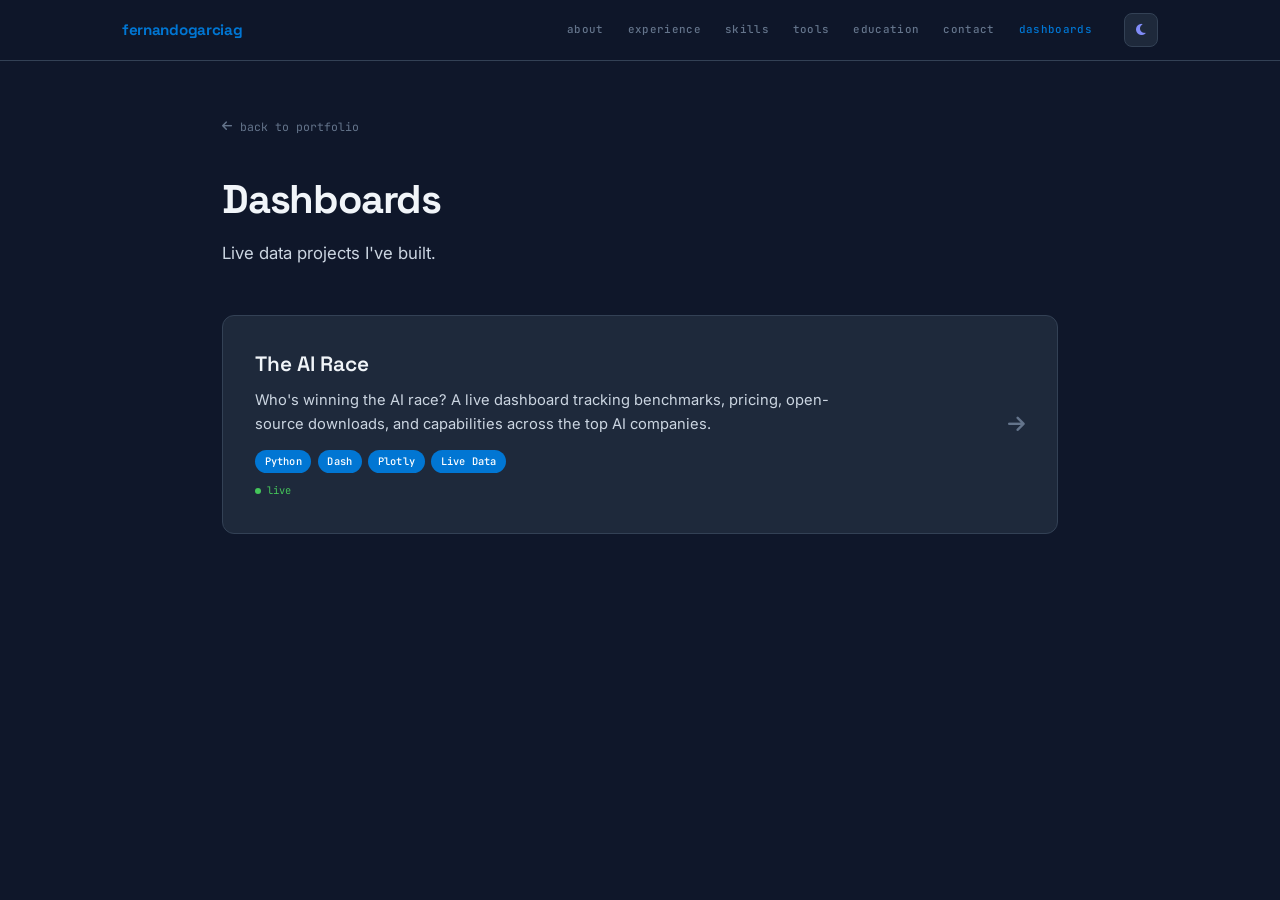
<file: dashboards.html>
<!DOCTYPE html>
<html lang="en">
<head>
    <meta charset="UTF-8">
    <meta name="viewport" content="width=device-width, initial-scale=1.0">
    <title>Dashboards | Fernando García</title>
    <link href="https://fonts.googleapis.com/css2?family=Space+Grotesk:wght@300;400;500;600;700&display=swap" rel="stylesheet">
    <link href="https://fonts.googleapis.com/css2?family=Inter:wght@300;400;500;600;700&display=swap" rel="stylesheet">
    <link href="https://fonts.googleapis.com/css2?family=JetBrains+Mono:wght@400;500;600&display=swap" rel="stylesheet">
    <link href="https://cdnjs.cloudflare.com/ajax/libs/font-awesome/6.5.0/css/all.min.css" rel="stylesheet">
    <style>
        *, *::before, *::after { margin: 0; padding: 0; box-sizing: border-box; }

        :root {
            --sf-blue: #0176D3;
            --sf-blue-dark: #014486;
            --sf-cyan: #1AD6FF;
            --bg-primary: #F8FAFC;
            --bg-secondary: #F1F5F9;
            --border: #E2E8F0;
            --text-primary: #0F172A;
            --text-secondary: #475569;
            --text-muted: #94A3B8;
            --card-bg: #FFFFFF;
            --nav-bg: rgba(255,255,255,0.88);
            --radius: 12px;
            --shadow-sm: 0 1px 3px rgba(0,0,0,0.04), 0 1px 2px rgba(0,0,0,0.02);
            --shadow-md: 0 4px 20px rgba(1,118,211,0.08);
            --mono: 'JetBrains Mono', monospace;
            --heading: 'Space Grotesk', sans-serif;
            --body: 'Inter', sans-serif;
        }

        .dark {
            --bg-primary: #0F172A;
            --bg-secondary: #1E293B;
            --border: #334155;
            --text-primary: #F1F5F9;
            --text-secondary: #CBD5E1;
            --text-muted: #64748B;
            --card-bg: #1E293B;
            --nav-bg: rgba(15, 23, 42, 0.92);
            --shadow-sm: 0 1px 3px rgba(0,0,0,0.2);
            --shadow-md: 0 4px 20px rgba(0,0,0,0.25);
        }

        html { scroll-behavior: smooth; }
        body {
            font-family: var(--body);
            color: var(--text-primary);
            background: var(--bg-primary);
            line-height: 1.6;
            -webkit-font-smoothing: antialiased;
            transition: background 0.5s ease, color 0.4s ease;
            min-height: 100vh;
        }

        /* Nav */
        nav {
            position: fixed; top: 0; width: 100%; z-index: 100;
            background: var(--nav-bg);
            backdrop-filter: blur(20px);
            -webkit-backdrop-filter: blur(20px);
            border-bottom: 1px solid var(--border);
            transition: box-shadow 0.3s, background 0.5s ease;
        }
        .nav-inner {
            max-width: 1100px; margin: 0 auto; padding: 0 2rem;
            height: 60px; display: flex; align-items: center; justify-content: space-between;
        }
        .nav-logo {
            font-family: var(--heading);
            font-weight: 700; font-size: 0.95rem;
            letter-spacing: -0.02em; color: var(--sf-blue);
            text-decoration: none;
        }
        .nav-right { display: flex; align-items: center; gap: 2rem; }
        .nav-links { display: flex; gap: 1.5rem; }
        .nav-links a {
            text-decoration: none;
            font-family: var(--mono);
            font-size: 0.68rem; font-weight: 500;
            color: var(--text-muted);
            transition: color 0.2s;
            letter-spacing: 0.03em;
        }
        .nav-links a:hover { color: var(--sf-blue); }
        .nav-links a.active { color: var(--sf-blue); }
        .theme-toggle {
            width: 34px; height: 34px; border-radius: 8px;
            border: 1px solid var(--border); background: var(--bg-secondary);
            color: #F59E0B; cursor: pointer;
            display: flex; align-items: center; justify-content: center;
            font-size: 0.8rem; transition: all 0.3s ease;
        }
        .dark .theme-toggle { color: #818CF8; }
        .theme-toggle:hover { border-color: var(--sf-blue); }

        /* Main */
        .page {
            max-width: 900px;
            margin: 0 auto;
            padding: 7rem 2rem 4rem;
        }

        .page-header {
            margin-bottom: 3rem;
        }

        .page-header h1 {
            font-family: var(--heading);
            font-size: 2.5rem;
            font-weight: 700;
            letter-spacing: -0.03em;
            margin-bottom: 0.5rem;
        }

        .page-header p {
            color: var(--text-secondary);
            font-size: 1.05rem;
        }

        /* Dashboard cards */
        .dashboard-card {
            display: block;
            text-decoration: none;
            color: inherit;
            background: var(--card-bg);
            border: 1px solid var(--border);
            border-radius: var(--radius);
            padding: 2rem;
            transition: transform 0.2s ease, box-shadow 0.2s ease, border-color 0.2s ease;
            cursor: pointer;
            margin-bottom: 1rem;
        }

        .dashboard-card:hover {
            transform: translateY(-3px);
            box-shadow: var(--shadow-md);
            border-color: var(--sf-blue);
        }

        .card-inner {
            display: flex;
            justify-content: space-between;
            align-items: center;
        }

        .card-content h3 {
            font-family: var(--heading);
            font-size: 1.3rem;
            font-weight: 600;
            margin-bottom: 0.4rem;
        }

        .card-content p {
            color: var(--text-secondary);
            font-size: 0.92rem;
            line-height: 1.65;
            max-width: 580px;
        }

        .card-tags {
            display: flex;
            gap: 0.4rem;
            margin-top: 0.85rem;
            flex-wrap: wrap;
        }

        .card-tag {
            font-family: var(--mono);
            font-size: 0.65rem;
            font-weight: 500;
            padding: 0.2rem 0.6rem;
            border-radius: 50px;
            background: var(--sf-blue);
            color: white;
            letter-spacing: 0.02em;
        }

        .card-arrow {
            font-size: 1.2rem;
            color: var(--text-muted);
            margin-left: 1.5rem;
            transition: transform 0.2s ease, color 0.2s ease;
        }

        .dashboard-card:hover .card-arrow {
            transform: translateX(4px);
            color: var(--sf-blue);
        }

        .card-status {
            display: inline-flex;
            align-items: center;
            gap: 0.35rem;
            font-family: var(--mono);
            font-size: 0.65rem;
            color: #2E844A;
            margin-top: 0.6rem;
        }

        .status-dot {
            width: 6px; height: 6px;
            border-radius: 50%;
            background: #2E844A;
            animation: pulse-dot 2s ease-in-out infinite;
        }

        .dark .card-status { color: #45C65A; }
        .dark .status-dot { background: #45C65A; }

        @keyframes pulse-dot {
            0%, 100% { opacity: 1; }
            50% { opacity: 0.4; }
        }

        /* Back link */
        .back-link {
            display: inline-flex;
            align-items: center;
            gap: 0.5rem;
            font-family: var(--mono);
            font-size: 0.72rem;
            color: var(--text-muted);
            text-decoration: none;
            margin-bottom: 2rem;
            transition: color 0.2s;
        }
        .back-link:hover { color: var(--sf-blue); }

        /* Responsive */
        @media (max-width: 768px) {
            .page-header h1 { font-size: 1.8rem; }
            .nav-links { display: none; }
        }
    </style>
</head>
<body>

    <nav>
        <div class="nav-inner">
            <a href="index.html" class="nav-logo">fernandogarciag</a>
            <div class="nav-right">
                <div class="nav-links">
                    <a href="index.html#about">about</a>
                    <a href="index.html#experience">experience</a>
                    <a href="index.html#agents">skills</a>
                    <a href="index.html#skills">tools</a>
                    <a href="index.html#education">education</a>
                    <a href="index.html#contact">contact</a>
                    <a href="dashboards.html" class="active">dashboards</a>
                </div>
                <button class="theme-toggle" id="themeToggle" aria-label="Toggle dark mode">
                    <i class="fas fa-sun"></i>
                </button>
            </div>
        </div>
    </nav>

    <main class="page">
        <a href="index.html" class="back-link"><i class="fas fa-arrow-left"></i> back to portfolio</a>

        <div class="page-header">
            <h1>Dashboards</h1>
            <p>Live data projects I've built.</p>
        </div>

        <a href="https://ai-race-dashboard.onrender.com" target="_blank" class="dashboard-card">
            <div class="card-inner">
                <div class="card-content">
                    <h3>The AI Race</h3>
                    <p>Who's winning the AI race? A live dashboard tracking benchmarks, pricing, open-source downloads, and capabilities across the top AI companies.</p>
                    <div class="card-tags">
                        <span class="card-tag">Python</span>
                        <span class="card-tag">Dash</span>
                        <span class="card-tag">Plotly</span>
                        <span class="card-tag">Live Data</span>
                    </div>
                    <div class="card-status">
                        <span class="status-dot"></span>
                        live
                    </div>
                </div>
                <i class="fas fa-arrow-right card-arrow"></i>
            </div>
        </a>
    </main>

    <script>
        const toggle = document.getElementById('themeToggle');
        const icon = toggle.querySelector('i');
        if (localStorage.getItem('theme') === 'dark') {
            document.body.classList.add('dark');
            icon.className = 'fas fa-moon';
        }
        toggle.addEventListener('click', () => {
            document.body.classList.toggle('dark');
            const dark = document.body.classList.contains('dark');
            localStorage.setItem('theme', dark ? 'dark' : 'light');
            icon.className = dark ? 'fas fa-moon' : 'fas fa-sun';
        });
    </script>

</body>
</html>
</file>
